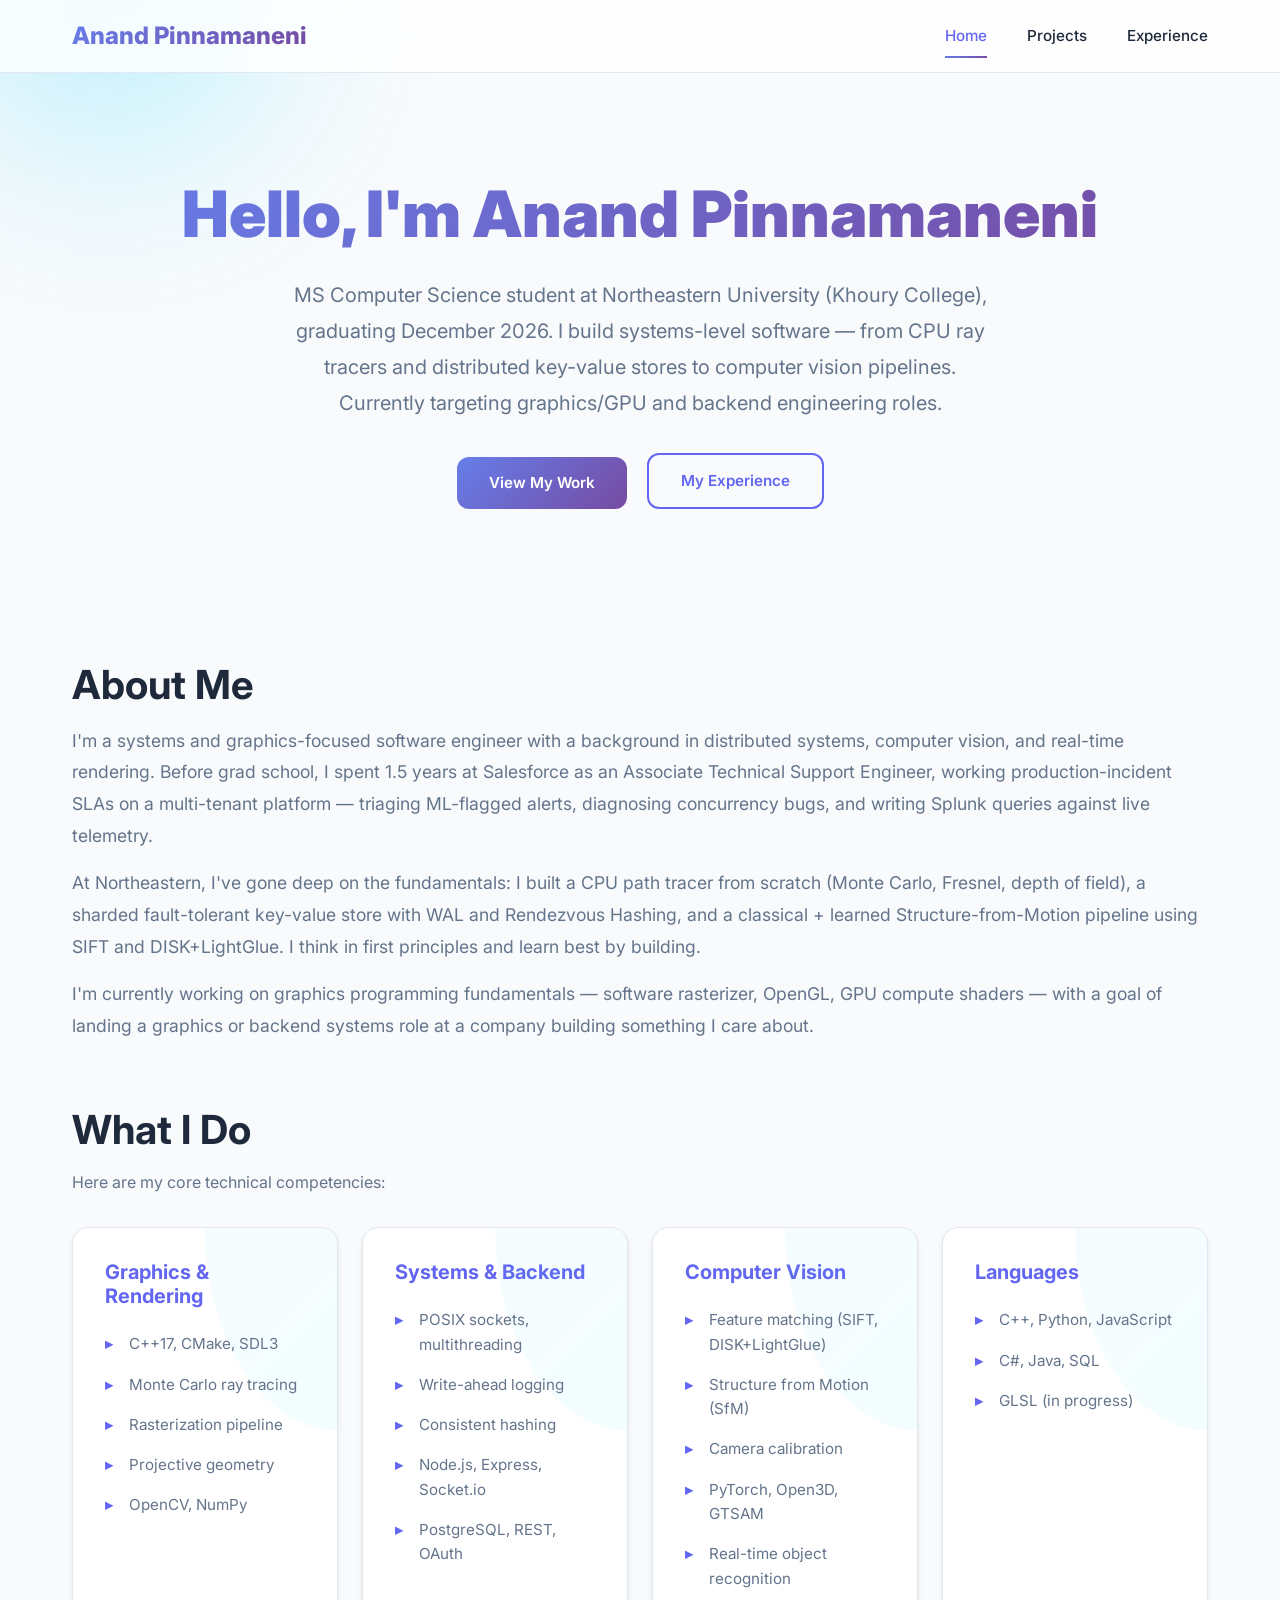
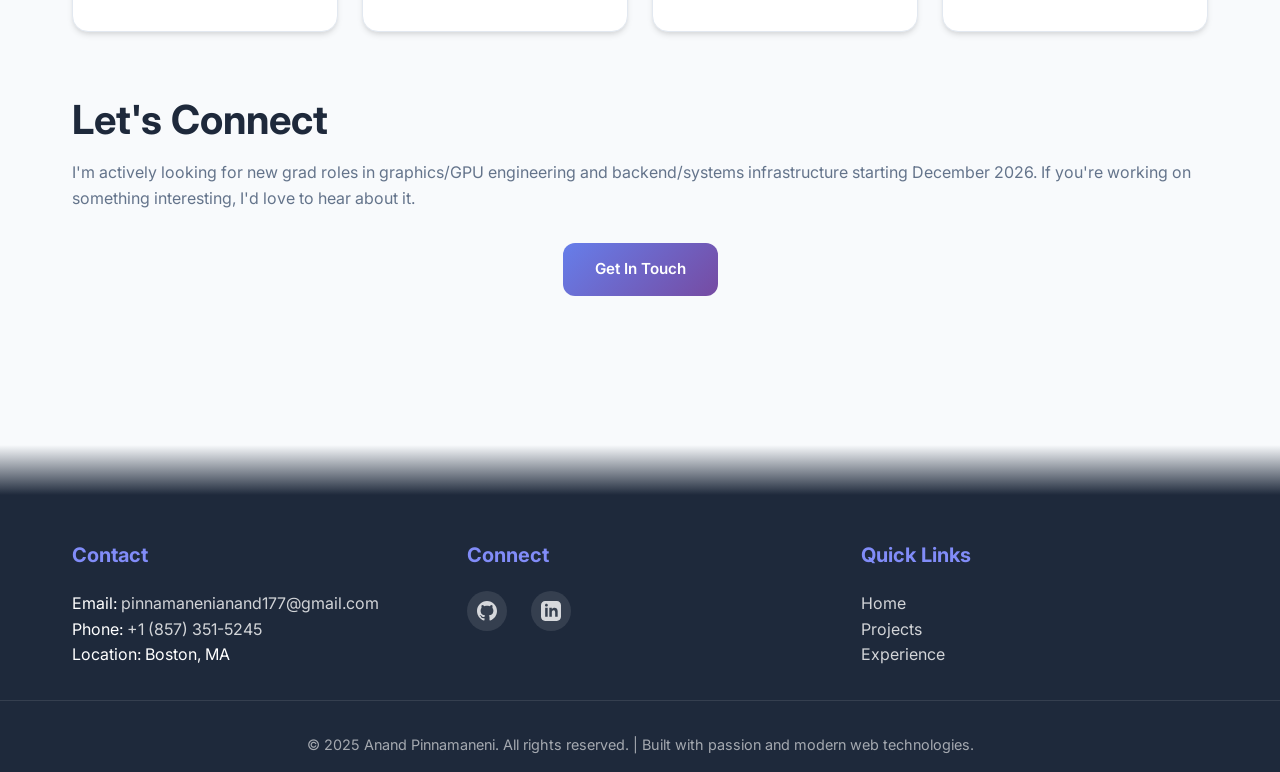
<file: index.html>
<!DOCTYPE html>
<html lang="en">
<head>
  <meta charset="UTF-8" />
  <meta name="viewport" content="width=device-width, initial-scale=1" />
  <title>Anand Pinnamaneni | Portfolio</title>
  <link rel="stylesheet" href="css/styles.css" />
  <link href="https://fonts.googleapis.com/css2?family=Inter:wght@400;500;600;700;800;900&display=swap" rel="stylesheet">
</head>
<body>
  <header>
    <div class="header-container">
      <a href="index.html" class="logo">Anand Pinnamaneni</a>
      <button class="menu-toggle" id="menu-toggle">☰</button>
      <nav id="nav-menu">
        <a href="index.html" class="active">Home</a>
        <a href="projects.html">Projects</a>
        <a href="experience.html">Experience</a>
      </nav>
    </div>
  </header>

  <main>
    <section class="hero">
      <h1>Hello, I'm Anand Pinnamaneni</h1>
      <p>MS Computer Science student at Northeastern University (Khoury College), graduating December 2026. I build systems-level software — from CPU ray tracers and distributed key-value stores to computer vision pipelines. Currently targeting graphics/GPU and backend engineering roles.</p>
      <div style="margin-top: 2rem;">
        <a href="projects.html" class="btn">View My Work</a>
        <a href="experience.html" class="btn btn-secondary" style="margin-left: 1rem;">My Experience</a>
      </div>
    </section>
    <section>
      <h2>About Me</h2>
      <p style="font-size: 1.1rem; line-height: 1.8; color: var(--text-light);">
        I'm a systems and graphics-focused software engineer with a background in distributed systems, computer vision, and real-time rendering. Before grad school, I spent 1.5 years at Salesforce as an Associate Technical Support Engineer, working production-incident SLAs on a multi-tenant platform — triaging ML-flagged alerts, diagnosing concurrency bugs, and writing Splunk queries against live telemetry.
      </p>
      <p style="font-size: 1.1rem; line-height: 1.8; color: var(--text-light); margin-top: 1rem;">
        At Northeastern, I've gone deep on the fundamentals: I built a CPU path tracer from scratch (Monte Carlo, Fresnel, depth of field), a sharded fault-tolerant key-value store with WAL and Rendezvous Hashing, and a classical + learned Structure-from-Motion pipeline using SIFT and DISK+LightGlue. I think in first principles and learn best by building.
      </p>
      <p style="font-size: 1.1rem; line-height: 1.8; color: var(--text-light); margin-top: 1rem;">
        I'm currently working on graphics programming fundamentals — software rasterizer, OpenGL, GPU compute shaders — with a goal of landing a graphics or backend systems role at a company building something I care about.
      </p>
    </section>

    <section>
      <h2>What I Do</h2>
      <p style="color: var(--text-light); margin-bottom: 2rem;">Here are my core technical competencies:</p>
      
      <div class="skills-grid">
        <div class="skill-category">
          <h4>Graphics &amp; Rendering</h4>
          <ul>
            <li>C++17, CMake, SDL3</li>
            <li>Monte Carlo ray tracing</li>
            <li>Rasterization pipeline</li>
            <li>Projective geometry</li>
            <li>OpenCV, NumPy</li>
          </ul>
        </div>        <div class="skill-category">
          <h4>Systems &amp; Backend</h4>
          <ul>
            <li>POSIX sockets, multithreading</li>
            <li>Write-ahead logging</li>
            <li>Consistent hashing</li>
            <li>Node.js, Express, Socket.io</li>
            <li>PostgreSQL, REST, OAuth</li>
          </ul>
        </div>
        <div class="skill-category">
          <h4>Computer Vision</h4>
          <ul>
            <li>Feature matching (SIFT, DISK+LightGlue)</li>
            <li>Structure from Motion (SfM)</li>
            <li>Camera calibration</li>
            <li>PyTorch, Open3D, GTSAM</li>
            <li>Real-time object recognition</li>
          </ul>
        </div>
        <div class="skill-category">
          <h4>Languages</h4>
          <ul>
            <li>C++, Python, JavaScript</li>
            <li>C#, Java, SQL</li>
            <li>GLSL (in progress)</li>
          </ul>
        </div>
      </div>
    </section>
    <section>
      <h2>Let's Connect</h2>
      <p style="color: var(--text-light); margin-bottom: 2rem;">
        I'm actively looking for new grad roles in graphics/GPU engineering and backend/systems infrastructure starting December 2026. If you're working on something interesting, I'd love to hear about it.
      </p>
      <div style="text-align: center;">
        <a href="mailto:pinnamanenianand177@gmail.com" class="btn">Get In Touch</a>
      </div>
    </section>
  </main>

  <footer>
    <div class="footer-content">
      <div class="footer-section">
        <h3>Contact</h3>
        <p>Email: <a href="mailto:pinnamanenianand177@gmail.com">pinnamanenianand177@gmail.com</a></p>
        <p>Phone: <a href="tel:+18573515245">+1 (857) 351-5245</a></p>
        <p>Location: Boston, MA</p>
      </div>
      <div class="footer-section">
        <h3>Connect</h3>
        <div class="social-links">
          <a href="https://github.com/Anand283" target="_blank" title="GitHub">
            <svg width="20" height="20" fill="currentColor" viewBox="0 0 24 24"><path d="M12 0c-6.626 0-12 5.373-12 12 0 5.302 3.438 9.8 8.207 11.387.599.111.793-.261.793-.577v-2.234c-3.338.726-4.033-1.416-4.033-1.416-.546-1.387-1.333-1.756-1.333-1.756-1.089-.745.083-.729.083-.729 1.205.084 1.839 1.237 1.839 1.237 1.07 1.834 2.807 1.304 3.492.997.107-.775.418-1.305.762-1.604-2.665-.305-5.467-1.334-5.467-5.931 0-1.311.469-2.381 1.236-3.221-.124-.303-.535-1.524.117-3.176 0 0 1.008-.322 3.301 1.23.957-.266 1.983-.399 3.003-.404 1.02.005 2.047.138 3.006.404 2.291-1.552 3.297-1.23 3.297-1.23.653 1.653.242 2.874.118 3.176.77.84 1.235 1.911 1.235 3.221 0 4.609-2.807 5.624-5.479 5.921.43.372.823 1.102.823 2.222v3.293c0 .319.192.694.801.576 4.765-1.589 8.199-6.086 8.199-11.386 0-6.627-5.373-12-12-12z"/></svg>
          </a>
          <a href="https://www.linkedin.com/in/anandp17/" target="_blank" title="LinkedIn">
            <svg width="20" height="20" fill="currentColor" viewBox="0 0 24 24"><path d="M19 0h-14c-2.761 0-5 2.239-5 5v14c0 2.761 2.239 5 5 5h14c2.762 0 5-2.239 5-5v-14c0-2.761-2.238-5-5-5zm-11 19h-3v-11h3v11zm-1.5-12.268c-.966 0-1.75-.79-1.75-1.764s.784-1.764 1.75-1.764 1.75.79 1.75 1.764-.783 1.764-1.75 1.764zm13.5 12.268h-3v-5.604c0-3.368-4-3.113-4 0v5.604h-3v-11h3v1.765c1.396-2.586 7-2.777 7 2.476v6.759z"/></svg>
          </a>
        </div>
      </div>
      <div class="footer-section">
        <h3>Quick Links</h3>
        <p><a href="index.html">Home</a></p>
        <p><a href="projects.html">Projects</a></p>
        <p><a href="experience.html">Experience</a></p>
      </div>
    </div>
    <div class="footer-bottom">
      <p>&copy; 2025 Anand Pinnamaneni. All rights reserved. | Built with passion and modern web technologies.</p>
    </div>
  </footer>

  <script src="javascripts/script.js"></script>
</body>
</html>
</file>
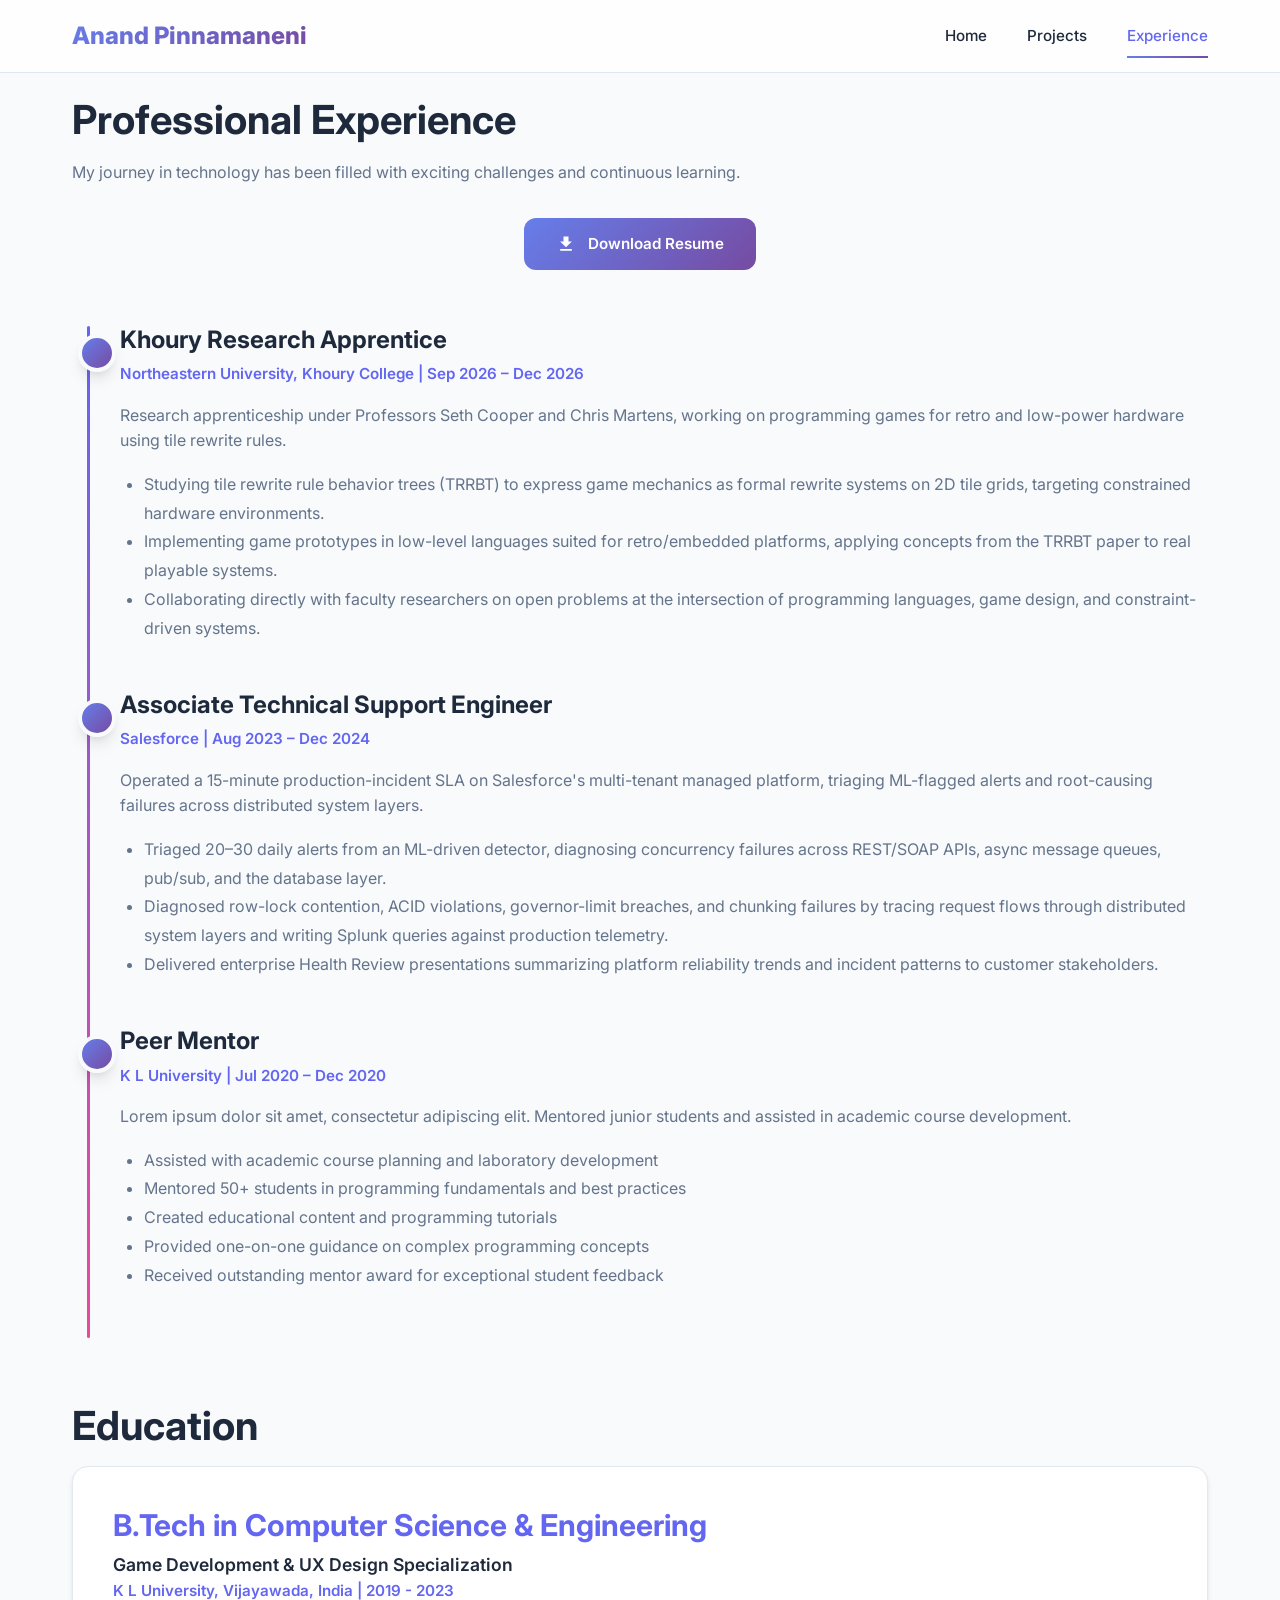
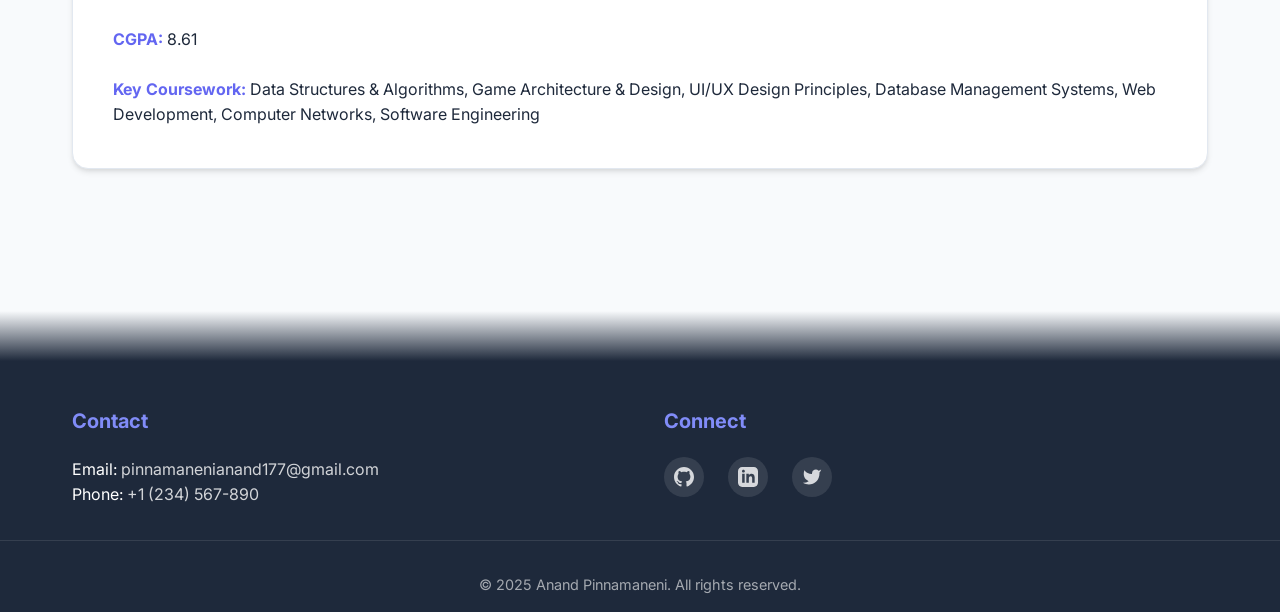
<file: experience.html>
<!DOCTYPE html>
<html lang="en">
<head>
  <meta charset="UTF-8" />
  <meta name="viewport" content="width=device-width, initial-scale=1" />
  <title>Experience | Anand Pinnamaneni</title>
  <link rel="stylesheet" href="css/styles.css" />
  <link href="https://fonts.googleapis.com/css2?family=Inter:wght@400;500;600;700;800;900&display=swap" rel="stylesheet">
</head>
<body>
  <header>
    <div class="header-container">
      <a href="index.html" class="logo">Anand Pinnamaneni</a>
      <button class="menu-toggle" id="menu-toggle">☰</button>
      <nav id="nav-menu">
        <a href="index.html">Home</a>
        <a href="projects.html">Projects</a>
        <a href="experience.html" class="active">Experience</a>
      </nav>
    </div>
  </header>

  <main>
    <section>
      <h2>Professional Experience</h2>
      <p style="color: var(--text-light); margin-bottom: 2rem;">My journey in technology has been filled with exciting challenges and continuous learning.</p>
      
      <div style="margin-bottom: 3rem; text-align: center;">
        <a href="resume/resume_Anand_Pinnamaneni_r2.pdf" download class="btn">
          <svg width="20" height="20" fill="currentColor" style="margin-right: 8px; vertical-align: middle;" viewBox="0 0 24 24">
            <path d="M19 9h-4V3H9v6H5l7 7 7-7zM5 18v2h14v-2H5z"/>
          </svg>
          Download Resume
        </a>
      </div>      
      <div class="experience-timeline">
        <div class="experience-item">
          <h3>Khoury Research Apprentice</h3>
          <p class="experience-date">Northeastern University, Khoury College | Sep 2026 – Dec 2026</p>
          <p style="color: var(--text-light); margin-bottom: 1rem;">
            Research apprenticeship under Professors Seth Cooper and Chris Martens, working on programming games for retro and low-power hardware using tile rewrite rules.
          </p>
          <ul style="margin-left: 1.5rem; color: var(--text-light); line-height: 1.8;">
            <li>Studying tile rewrite rule behavior trees (TRRBT) to express game mechanics as formal rewrite systems on 2D tile grids, targeting constrained hardware environments.</li>
            <li>Implementing game prototypes in low-level languages suited for retro/embedded platforms, applying concepts from the TRRBT paper to real playable systems.</li>
            <li>Collaborating directly with faculty researchers on open problems at the intersection of programming languages, game design, and constraint-driven systems.</li>
          </ul>
        </div>

        <div class="experience-item">
          <h3>Associate Technical Support Engineer</h3>
          <p class="experience-date">Salesforce | Aug 2023 – Dec 2024</p>
          <p style="color: var(--text-light); margin-bottom: 1rem;">
            Operated a 15-minute production-incident SLA on Salesforce's multi-tenant managed platform, triaging ML-flagged alerts and root-causing failures across distributed system layers.
          </p>
          <ul style="margin-left: 1.5rem; color: var(--text-light); line-height: 1.8;">
            <li>Triaged 20–30 daily alerts from an ML-driven detector, diagnosing concurrency failures across REST/SOAP APIs, async message queues, pub/sub, and the database layer.</li>
            <li>Diagnosed row-lock contention, ACID violations, governor-limit breaches, and chunking failures by tracing request flows through distributed system layers and writing Splunk queries against production telemetry.</li>
            <li>Delivered enterprise Health Review presentations summarizing platform reliability trends and incident patterns to customer stakeholders.</li>
          </ul>
        </div>

        <div class="experience-item">
          <h3>Peer Mentor</h3>
          <p class="experience-date">K L University | Jul 2020 – Dec 2020</p>
          <p style="color: var(--text-light); margin-bottom: 1rem;">
            Lorem ipsum dolor sit amet, consectetur adipiscing elit. Mentored junior students and assisted in academic course development.
          </p>
          <ul style="margin-left: 1.5rem; color: var(--text-light); line-height: 1.8;">
            <li>Assisted with academic course planning and laboratory development</li>
            <li>Mentored 50+ students in programming fundamentals and best practices</li>
            <li>Created educational content and programming tutorials</li>
            <li>Provided one-on-one guidance on complex programming concepts</li>
            <li>Received outstanding mentor award for exceptional student feedback</li>
          </ul>
        </div>
      </div>
    </section>

    <section>
      <h2>Education</h2>
      <div style="background: var(--card-bg); padding: 2.5rem; border-radius: 16px; box-shadow: var(--shadow); border: 1px solid var(--border-color);">
        <h3 style="color: var(--primary-color); margin-bottom: 0.5rem;">B.Tech in Computer Science & Engineering</h3>
        <p style="color: var(--text-color); font-weight: 600; font-size: 1.1rem;">Game Development & UX Design Specialization</p>
        <p class="experience-date">K L University, Vijayawada, India | 2019 - 2023</p>
        <div style="margin-top: 1.5rem; display: grid; grid-template-columns: repeat(auto-fit, minmax(200px, 1fr)); gap: 1rem;">
          <div>
            <strong style="color: var(--primary-color);">CGPA:</strong> 8.61
          </div>
        </div>        <p style="margin-top: 1.5rem;">
          <strong style="color: var(--primary-color);">Key Coursework:</strong> Data Structures & Algorithms, Game Architecture & Design, UI/UX Design Principles, Database Management Systems, Web Development, Computer Networks, Software Engineering
        </p>
      </div>
    </section>
  </main>
  <footer>
    <div class="footer-content">
      <div class="footer-section">
        <h3>Contact</h3>
        <p>Email: <a href="mailto:pinnamanenianand177@gmail.com">pinnamanenianand177@gmail.com</a></p>
        <p>Phone: <a href="tel:+1234567890">+1 (234) 567-890</a></p>
      </div>
      <div class="footer-section">
        <h3>Connect</h3>
        <div class="social-links">
          <a href="https://github.com" target="_blank" title="GitHub">
            <svg width="20" height="20" fill="currentColor" viewBox="0 0 24 24"><path d="M12 0c-6.626 0-12 5.373-12 12 0 5.302 3.438 9.8 8.207 11.387.599.111.793-.261.793-.577v-2.234c-3.338.726-4.033-1.416-4.033-1.416-.546-1.387-1.333-1.756-1.333-1.756-1.089-.745.083-.729.083-.729 1.205.084 1.839 1.237 1.839 1.237 1.07 1.834 2.807 1.304 3.492.997.107-.775.418-1.305.762-1.604-2.665-.305-5.467-1.334-5.467-5.931 0-1.311.469-2.381 1.236-3.221-.124-.303-.535-1.524.117-3.176 0 0 1.008-.322 3.301 1.23.957-.266 1.983-.399 3.003-.404 1.02.005 2.047.138 3.006.404 2.291-1.552 3.297-1.23 3.297-1.23.653 1.653.242 2.874.118 3.176.77.84 1.235 1.911 1.235 3.221 0 4.609-2.807 5.624-5.479 5.921.43.372.823 1.102.823 2.222v3.293c0 .319.192.694.801.576 4.765-1.589 8.199-6.086 8.199-11.386 0-6.627-5.373-12-12-12z"/></svg>
          </a>
          <a href="https://linkedin.com" target="_blank" title="LinkedIn">
            <svg width="20" height="20" fill="currentColor" viewBox="0 0 24 24"><path d="M19 0h-14c-2.761 0-5 2.239-5 5v14c0 2.761 2.239 5 5 5h14c2.762 0 5-2.239 5-5v-14c0-2.761-2.238-5-5-5zm-11 19h-3v-11h3v11zm-1.5-12.268c-.966 0-1.75-.79-1.75-1.764s.784-1.764 1.75-1.764 1.75.79 1.75 1.764-.783 1.764-1.75 1.764zm13.5 12.268h-3v-5.604c0-3.368-4-3.113-4 0v5.604h-3v-11h3v1.765c1.396-2.586 7-2.777 7 2.476v6.759z"/></svg>
          </a>
          <a href="https://twitter.com" target="_blank" title="Twitter">
            <svg width="20" height="20" fill="currentColor" viewBox="0 0 24 24"><path d="M23 3a10.9 10.9 0 01-3.14 1.53 4.48 4.48 0 00-7.86 3v1A10.66 10.66 0 013 4s-4 9 5 13a11.64 11.64 0 01-7 2c9 5 20 0 20-11.5a4.5 4.5 0 00-.08-.83A7.72 7.72 0 0023 3z"></path></svg>
          </a>
        </div>
      </div>
    </div>
    <div class="footer-bottom">
      <p>&copy; 2025 Anand Pinnamaneni. All rights reserved.</p>
    </div>
  </footer>

  <script src="javascripts/script.js"></script>
</body>
</html>
</file>
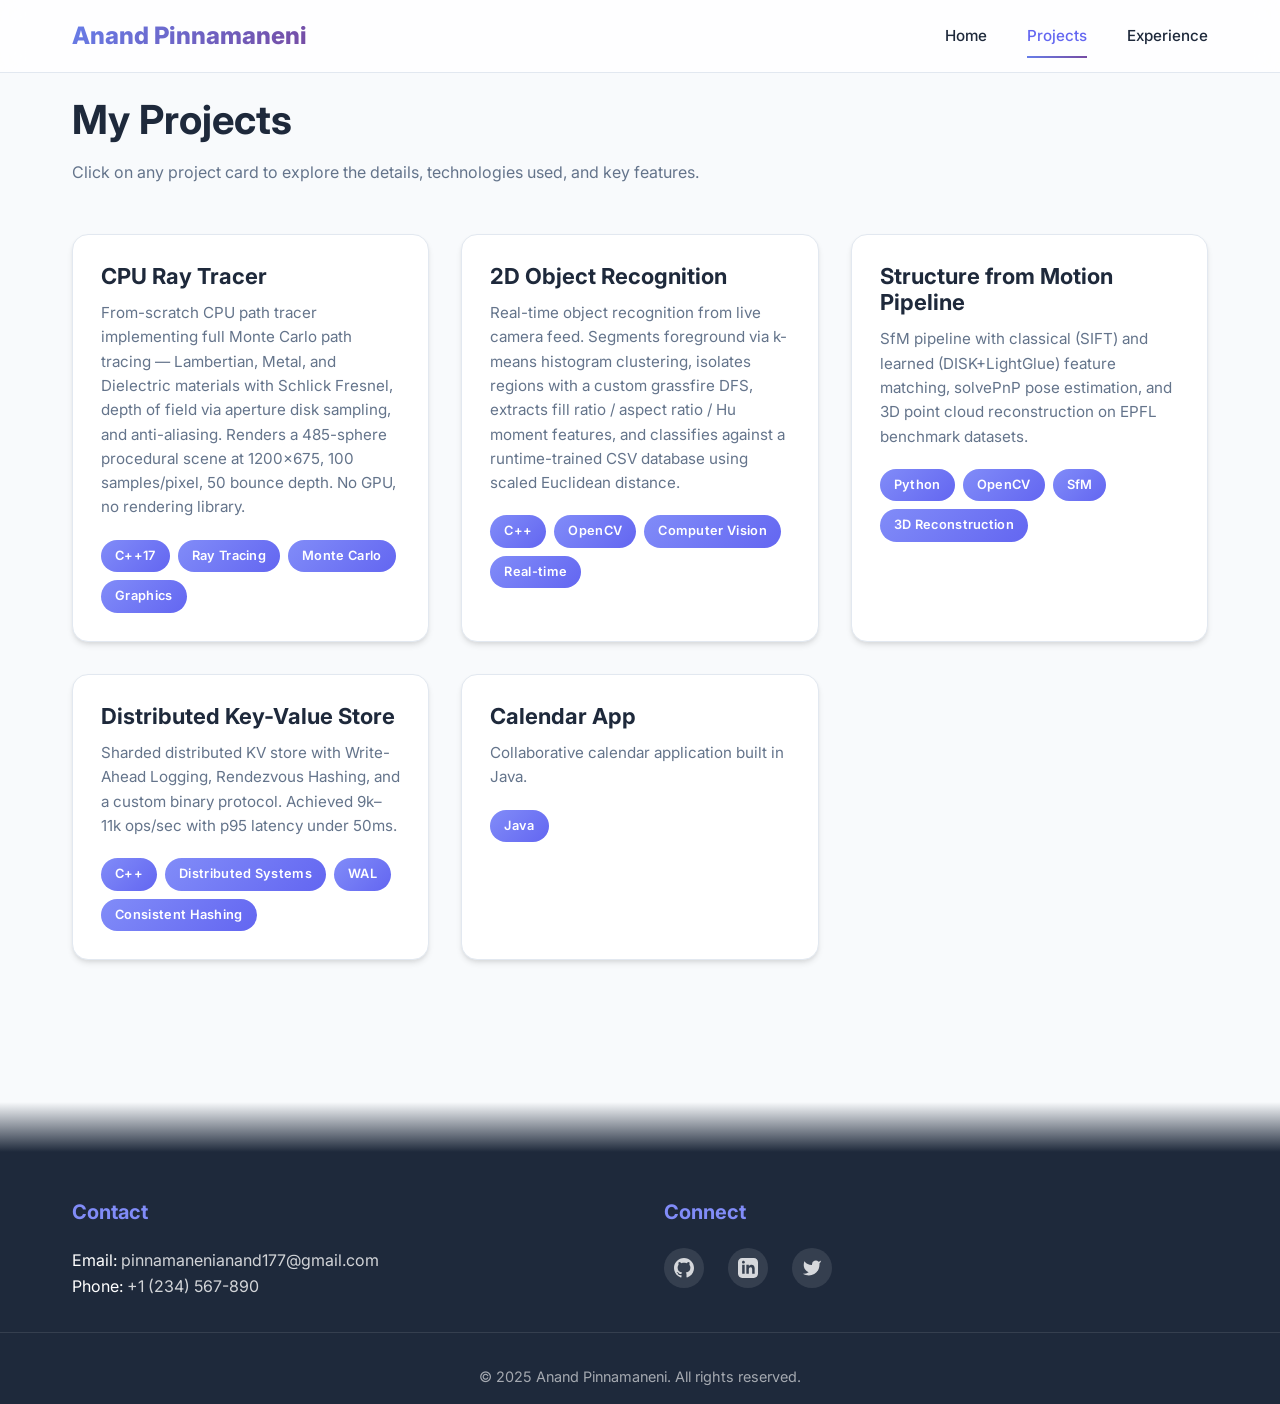
<file: projects.html>
<!DOCTYPE html>
<html lang="en">
<head>
  <meta charset="UTF-8" />
  <meta name="viewport" content="width=device-width, initial-scale=1" />
  <title>Projects | Anand Pinnamaneni</title>
  <link rel="stylesheet" href="css/styles.css" />
  <link href="https://fonts.googleapis.com/css2?family=Inter:wght@400;500;600;700;800;900&display=swap" rel="stylesheet">
</head>
<body>
  <header>
    <div class="header-container">
      <a href="index.html" class="logo">Anand Pinnamaneni</a>
      <button class="menu-toggle" id="menu-toggle">☰</button>
      <nav id="nav-menu">
        <a href="index.html">Home</a>
        <a href="projects.html" class="active">Projects</a>
        <a href="experience.html">Experience</a>
      </nav>
    </div>
  </header>

  <main>
    <section>
      <h2>My Projects</h2>
      <p style="color: var(--text-light); margin-bottom: 2rem;">Click on any project card to explore the details, technologies used, and key features.</p>
      
      <div class="card-container">
        <div class="project-card" onclick="openModal('modal1')">
          <div class="card-content">
            <h3>CPU Ray Tracer</h3>
            <p>From-scratch CPU path tracer implementing full Monte Carlo path tracing — Lambertian, Metal, and Dielectric materials with Schlick Fresnel, depth of field via aperture disk sampling, and anti-aliasing. Renders a 485-sphere procedural scene at 1200×675, 100 samples/pixel, 50 bounce depth. No GPU, no rendering library.</p>
            <div class="tech-stack">
              <span class="tech-tag">C++17</span>
              <span class="tech-tag">Ray Tracing</span>
              <span class="tech-tag">Monte Carlo</span>
              <span class="tech-tag">Graphics</span>
            </div>
          </div>
        </div>

        <div class="project-card" onclick="openModal('modal2')">
          <div class="card-content">
            <h3>2D Object Recognition</h3>
            <p>Real-time object recognition from live camera feed. Segments foreground via k-means histogram clustering, isolates regions with a custom grassfire DFS, extracts fill ratio / aspect ratio / Hu moment features, and classifies against a runtime-trained CSV database using scaled Euclidean distance.</p>
            <div class="tech-stack">
              <span class="tech-tag">C++</span>
              <span class="tech-tag">OpenCV</span>
              <span class="tech-tag">Computer Vision</span>
              <span class="tech-tag">Real-time</span>
            </div>
          </div>
        </div>

        <div class="project-card" onclick="openModal('modal3')">
          <div class="card-content">
            <h3>Structure from Motion Pipeline</h3>
            <p>SfM pipeline with classical (SIFT) and learned (DISK+LightGlue) feature matching, solvePnP pose estimation, and 3D point cloud reconstruction on EPFL benchmark datasets.</p>
            <div class="tech-stack">
              <span class="tech-tag">Python</span>
              <span class="tech-tag">OpenCV</span>
              <span class="tech-tag">SfM</span>
              <span class="tech-tag">3D Reconstruction</span>
            </div>
          </div>
        </div>

        <div class="project-card" onclick="openModal('modal4')">
          <div class="card-content">
            <h3>Distributed Key-Value Store</h3>
            <p>Sharded distributed KV store with Write-Ahead Logging, Rendezvous Hashing, and a custom binary protocol. Achieved 9k–11k ops/sec with p95 latency under 50ms.</p>
            <div class="tech-stack">
              <span class="tech-tag">C++</span>
              <span class="tech-tag">Distributed Systems</span>
              <span class="tech-tag">WAL</span>
              <span class="tech-tag">Consistent Hashing</span>
            </div>
          </div>
        </div>

        <div class="project-card" onclick="openModal('modal5')">
          <div class="card-content">
            <h3>Calendar App</h3>
            <p>Collaborative calendar application built in Java.</p>
            <div class="tech-stack">
              <span class="tech-tag">Java</span>
            </div>
          </div>
        </div>
      </div>
    </section>
  </main>
  <!-- Modals -->
  <div id="modal1" class="modal">
    <div class="modal-content">
      <span class="close" onclick="closeModal('modal1')">&times;</span>
      <div class="modal-body">
        <h2>CPU Ray Tracer</h2>
        <p>From-scratch CPU path tracer implementing full Monte Carlo path tracing — Lambertian, Metal, and Dielectric materials with Schlick Fresnel, depth of field via aperture disk sampling, and anti-aliasing. Renders a 485-sphere procedural scene at 1200×675, 100 samples/pixel, 50 bounce depth. No GPU, no rendering library.</p>
        <h3>Technologies Used</h3>
        <div class="tech-stack">
          <span class="tech-tag">C++17</span>
          <span class="tech-tag">Ray Tracing</span>
          <span class="tech-tag">Monte Carlo</span>
          <span class="tech-tag">Graphics</span>
        </div>
        <div style="margin-top: 2rem;">
          <a href="https://github.com/Anand283/rayTracer" target="_blank" class="btn">View on GitHub</a>
        </div>
      </div>
    </div>
  </div>

  <div id="modal2" class="modal">
    <div class="modal-content">
      <span class="close" onclick="closeModal('modal2')">&times;</span>
      <div class="modal-body">
        <h2>2D Object Recognition</h2>
        <p>Real-time object recognition from live camera feed. Segments foreground via k-means histogram clustering, isolates regions with a custom grassfire DFS, extracts fill ratio / aspect ratio / Hu moment features, and classifies against a runtime-trained CSV database using scaled Euclidean distance.</p>
        <h3>Technologies Used</h3>
        <div class="tech-stack">
          <span class="tech-tag">C++</span>
          <span class="tech-tag">OpenCV</span>
          <span class="tech-tag">Computer Vision</span>
          <span class="tech-tag">Real-time</span>
        </div>
        <div style="margin-top: 2rem;">
          <a href="https://github.com/Anand283/2D-Object_Recognition" target="_blank" class="btn">View on GitHub</a>
        </div>
      </div>
    </div>
  </div>

  <div id="modal3" class="modal">
    <div class="modal-content">
      <span class="close" onclick="closeModal('modal3')">&times;</span>
      <div class="modal-body">
        <h2>Structure from Motion Pipeline</h2>
        <p>SfM pipeline with classical (SIFT) and learned (DISK+LightGlue) feature matching, solvePnP pose estimation, and 3D point cloud reconstruction on EPFL benchmark datasets.</p>
        <h3>Technologies Used</h3>
        <div class="tech-stack">
          <span class="tech-tag">Python</span>
          <span class="tech-tag">OpenCV</span>
          <span class="tech-tag">SfM</span>
          <span class="tech-tag">3D Reconstruction</span>
        </div>
        <div style="margin-top: 2rem;">
          <a href="https://github.com/Anand283/Computer_Vision_P5" target="_blank" class="btn">View on GitHub</a>
        </div>
      </div>
    </div>
  </div>

  <div id="modal4" class="modal">
    <div class="modal-content">
      <span class="close" onclick="closeModal('modal4')">&times;</span>
      <div class="modal-body">
        <h2>Distributed Key-Value Store</h2>
        <p>Sharded distributed KV store with Write-Ahead Logging, Rendezvous Hashing, and a custom binary protocol. Achieved 9k–11k ops/sec with p95 latency under 50ms.</p>
        <h3>Technologies Used</h3>
        <div class="tech-stack">
          <span class="tech-tag">C++</span>
          <span class="tech-tag">Distributed Systems</span>
          <span class="tech-tag">WAL</span>
          <span class="tech-tag">Consistent Hashing</span>
        </div>
        <div style="margin-top: 2rem;">
          <a href="https://github.com/jtpwang/distributed-kv-store" target="_blank" class="btn">View on GitHub</a>
        </div>
      </div>
    </div>
  </div>

  <div id="modal5" class="modal">
    <div class="modal-content">
      <span class="close" onclick="closeModal('modal5')">&times;</span>
      <div class="modal-body">
        <h2>Calendar App</h2>
        <p>Collaborative calendar application built in Java.</p>
        <h3>Technologies Used</h3>
        <div class="tech-stack">
          <span class="tech-tag">Java</span>
        </div>
        <div style="margin-top: 2rem;">
          <a href="https://github.com/hauha46/Calendar" target="_blank" class="btn">View on GitHub</a>
        </div>
      </div>
    </div>
  </div>
  <footer>
    <div class="footer-content">
      <div class="footer-section">
        <h3>Contact</h3>
        <p>Email: <a href="mailto:pinnamanenianand177@gmail.com">pinnamanenianand177@gmail.com</a></p>
        <p>Phone: <a href="tel:+1234567890">+1 (234) 567-890</a></p>
      </div>
      <div class="footer-section">
        <h3>Connect</h3>
        <div class="social-links">
          <a href="https://github.com" target="_blank" title="GitHub">
            <svg width="20" height="20" fill="currentColor" viewBox="0 0 24 24"><path d="M12 0c-6.626 0-12 5.373-12 12 0 5.302 3.438 9.8 8.207 11.387.599.111.793-.261.793-.577v-2.234c-3.338.726-4.033-1.416-4.033-1.416-.546-1.387-1.333-1.756-1.333-1.756-1.089-.745.083-.729.083-.729 1.205.084 1.839 1.237 1.839 1.237 1.07 1.834 2.807 1.304 3.492.997.107-.775.418-1.305.762-1.604-2.665-.305-5.467-1.334-5.467-5.931 0-1.311.469-2.381 1.236-3.221-.124-.303-.535-1.524.117-3.176 0 0 1.008-.322 3.301 1.23.957-.266 1.983-.399 3.003-.404 1.02.005 2.047.138 3.006.404 2.291-1.552 3.297-1.23 3.297-1.23.653 1.653.242 2.874.118 3.176.77.84 1.235 1.911 1.235 3.221 0 4.609-2.807 5.624-5.479 5.921.43.372.823 1.102.823 2.222v3.293c0 .319.192.694.801.576 4.765-1.589 8.199-6.086 8.199-11.386 0-6.627-5.373-12-12-12z"/></svg>
          </a>
          <a href="https://linkedin.com" target="_blank" title="LinkedIn">
            <svg width="20" height="20" fill="currentColor" viewBox="0 0 24 24"><path d="M19 0h-14c-2.761 0-5 2.239-5 5v14c0 2.761 2.239 5 5 5h14c2.762 0 5-2.239 5-5v-14c0-2.761-2.238-5-5-5zm-11 19h-3v-11h3v11zm-1.5-12.268c-.966 0-1.75-.79-1.75-1.764s.784-1.764 1.75-1.764 1.75.79 1.75 1.764-.783 1.764-1.75 1.764zm13.5 12.268h-3v-5.604c0-3.368-4-3.113-4 0v5.604h-3v-11h3v1.765c1.396-2.586 7-2.777 7 2.476v6.759z"/></svg>
          </a>
          <a href="https://twitter.com" target="_blank" title="Twitter">
            <svg width="20" height="20" fill="currentColor" viewBox="0 0 24 24"><path d="M23 3a10.9 10.9 0 01-3.14 1.53 4.48 4.48 0 00-7.86 3v1A10.66 10.66 0 013 4s-4 9 5 13a11.64 11.64 0 01-7 2c9 5 20 0 20-11.5a4.5 4.5 0 00-.08-.83A7.72 7.72 0 0023 3z"></path></svg>
          </a>
        </div>
      </div>
    </div>
    <div class="footer-bottom">
      <p>&copy; 2025 Anand Pinnamaneni. All rights reserved.</p>
    </div>
  </footer>

  <script src="javascripts/script.js"></script>
</body>
</html>
</file>
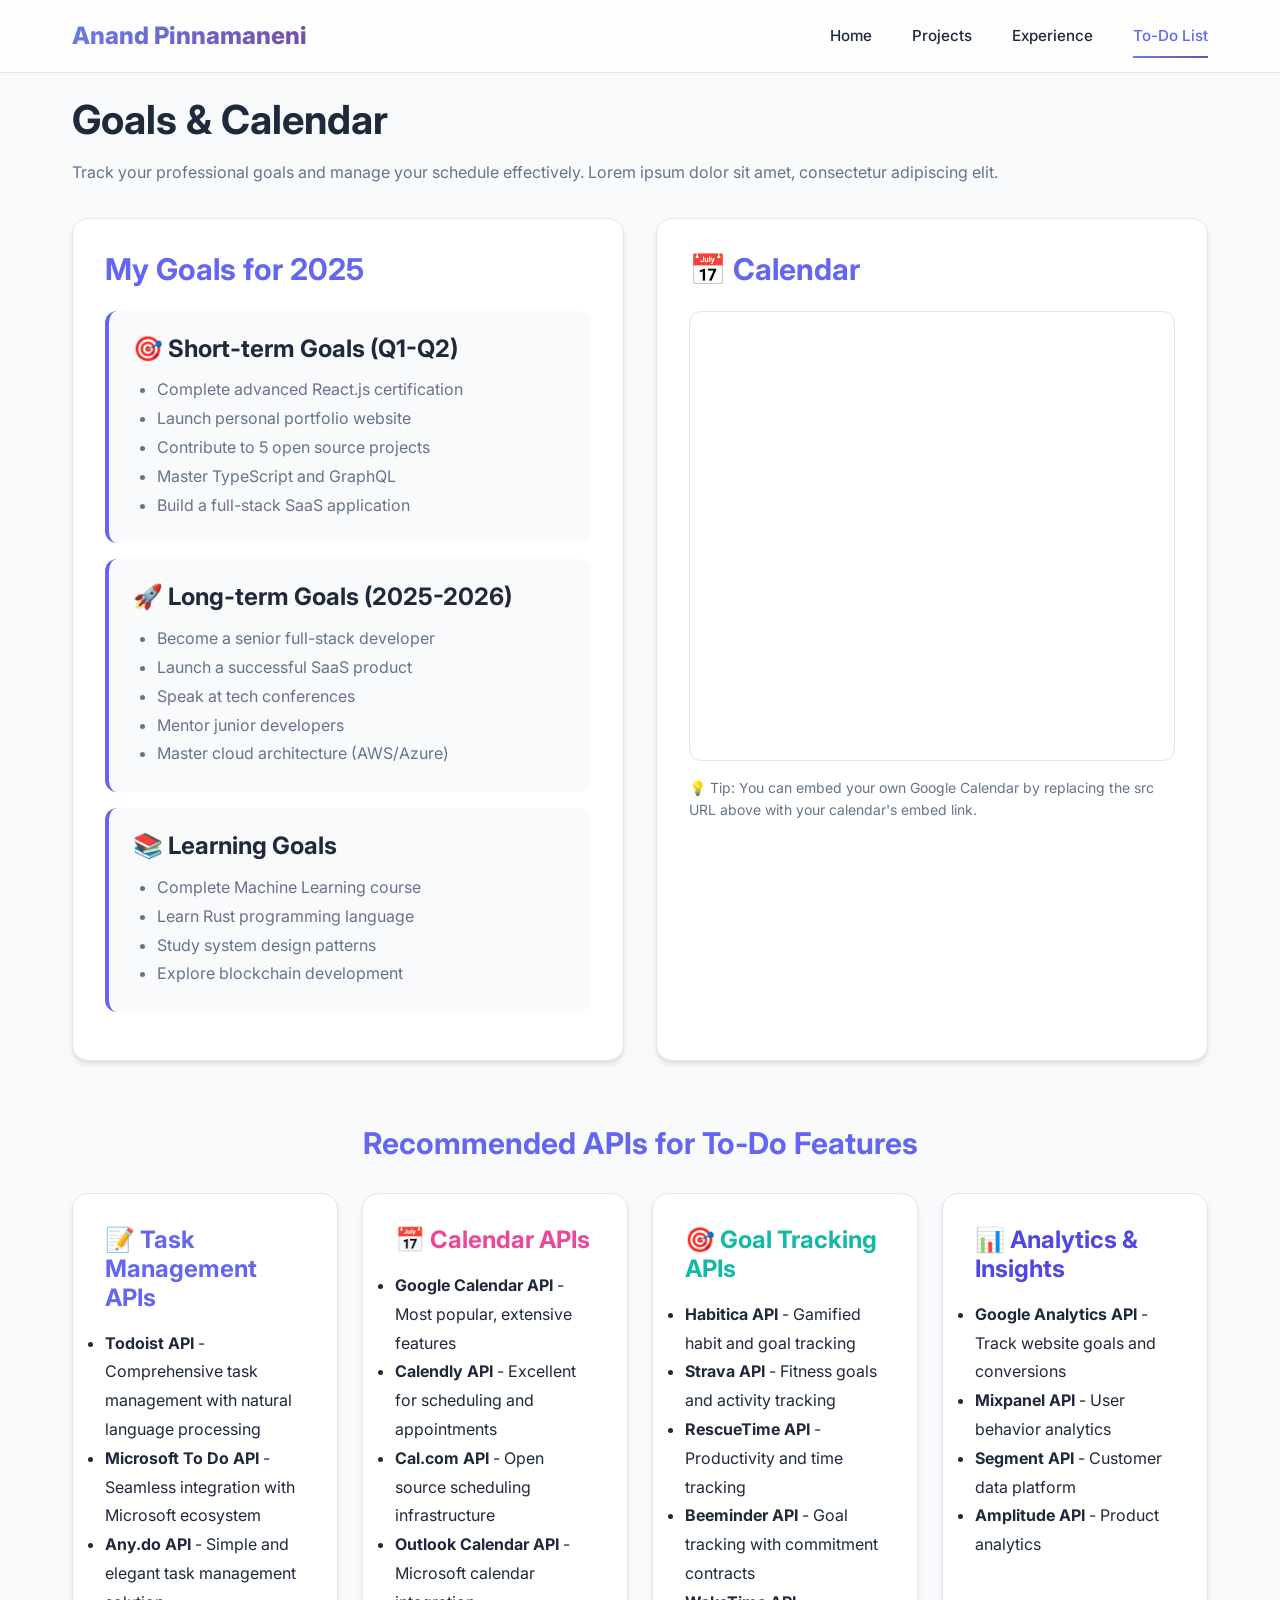
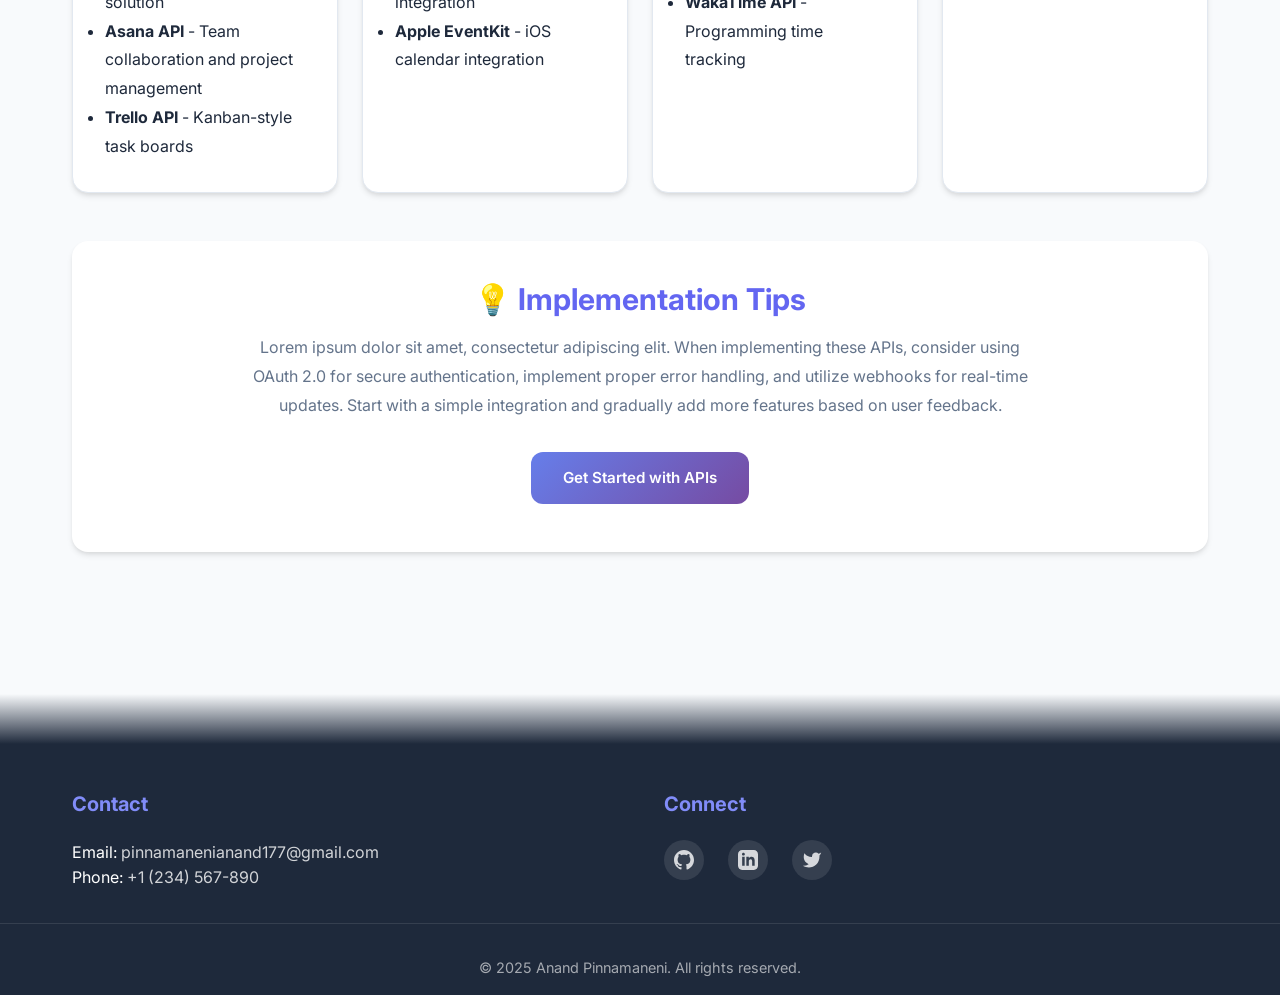
<file: todo.html>
<!DOCTYPE html>
<html lang="en">
<head>
  <meta charset="UTF-8" />
  <meta name="viewport" content="width=device-width, initial-scale=1" />
  <title>To-Do List | Anand Pinnamaneni</title>
  <link rel="stylesheet" href="css/styles.css" />
  <link href="https://fonts.googleapis.com/css2?family=Inter:wght@400;500;600;700;800;900&display=swap" rel="stylesheet">
  <style>
    .todo-container {
      display: grid;
      grid-template-columns: 1fr 1fr;
      gap: 2rem;
      margin-top: 2rem;
    }
    
    .todo-section {
      background: var(--card-bg);
      padding: 2rem;
      border-radius: 16px;
      box-shadow: var(--shadow);
      border: 1px solid var(--border-color);
    }
    
    .goal-item {
      padding: 1.5rem;
      margin: 1rem 0;
      background: var(--bg-color);
      border-radius: 12px;
      border-left: 4px solid var(--primary-color);
      transition: all 0.3s ease;
    }
    
    .goal-item:hover {
      transform: translateX(5px);
      box-shadow: var(--shadow);
    }    
    .calendar-widget {
      height: 450px;
      border: 1px solid var(--border-color);
      border-radius: 12px;
      overflow: hidden;
    }
    
    .api-card {
      background: var(--card-bg);
      padding: 2rem;
      border-radius: 16px;
      box-shadow: var(--shadow);
      border: 1px solid var(--border-color);
      transition: all 0.3s ease;
    }
    
    .api-card:hover {
      transform: translateY(-5px);
      box-shadow: var(--shadow-lg);
      border-color: var(--primary-light);
    }
    
    @media (max-width: 768px) {
      .todo-container {
        grid-template-columns: 1fr;
      }
    }
  </style>
</head>
<body>
  <header>
    <div class="header-container">
      <a href="index.html" class="logo">Anand Pinnamaneni</a>
      <button class="menu-toggle" id="menu-toggle">☰</button>
      <nav id="nav-menu">
        <a href="index.html">Home</a>
        <a href="projects.html">Projects</a>
        <a href="experience.html">Experience</a>
        <a href="todo.html" class="active">To-Do List</a>
      </nav>
    </div>
  </header>
  <main>
    <section>
      <h2>Goals & Calendar</h2>
      <p style="color: var(--text-light); margin-bottom: 2rem;">Track your professional goals and manage your schedule effectively. Lorem ipsum dolor sit amet, consectetur adipiscing elit.</p>
      
      <div class="todo-container">
        <div class="todo-section">
          <h3 style="color: var(--primary-color); margin-bottom: 1.5rem;">My Goals for 2025</h3>
          <div id="goals-list">
            <div class="goal-item">
              <h4 style="color: var(--text-color); margin-bottom: 0.75rem;">🎯 Short-term Goals (Q1-Q2)</h4>
              <ul style="margin-left: 1.5rem; margin-top: 0.5rem; color: var(--text-light); line-height: 1.8;">
                <li>Complete advanced React.js certification</li>
                <li>Launch personal portfolio website</li>
                <li>Contribute to 5 open source projects</li>
                <li>Master TypeScript and GraphQL</li>
                <li>Build a full-stack SaaS application</li>
              </ul>
            </div>
            <div class="goal-item">
              <h4 style="color: var(--text-color); margin-bottom: 0.75rem;">🚀 Long-term Goals (2025-2026)</h4>
              <ul style="margin-left: 1.5rem; margin-top: 0.5rem; color: var(--text-light); line-height: 1.8;">
                <li>Become a senior full-stack developer</li>
                <li>Launch a successful SaaS product</li>
                <li>Speak at tech conferences</li>
                <li>Mentor junior developers</li>
                <li>Master cloud architecture (AWS/Azure)</li>
              </ul>
            </div>
            <div class="goal-item">
              <h4 style="color: var(--text-color); margin-bottom: 0.75rem;">📚 Learning Goals</h4>
              <ul style="margin-left: 1.5rem; margin-top: 0.5rem; color: var(--text-light); line-height: 1.8;">
                <li>Complete Machine Learning course</li>
                <li>Learn Rust programming language</li>
                <li>Study system design patterns</li>
                <li>Explore blockchain development</li>
              </ul>
            </div>
          </div>
        </div>        
        <div class="todo-section">
          <h3 style="color: var(--primary-color); margin-bottom: 1.5rem;">📅 Calendar</h3>
          <div class="calendar-widget">
            <iframe 
              src="https://calendar.google.com/calendar/embed?src=en.usa%23holiday%40group.v.calendar.google.com&ctz=America%2FNew_York" 
              style="border: 0" 
              width="100%" 
              height="100%" 
              frameborder="0" 
              scrolling="no">
            </iframe>
          </div>
          <p style="margin-top: 1rem; font-size: 0.875rem; color: var(--text-light);">
            💡 Tip: You can embed your own Google Calendar by replacing the src URL above with your calendar's embed link.
          </p>
        </div>
      </div>
      
      <div style="margin-top: 4rem;">
        <h3 style="color: var(--primary-color); margin-bottom: 2rem; text-align: center;">Recommended APIs for To-Do Features</h3>
        <div class="skills-grid">
          <div class="api-card">
            <h4 style="color: var(--primary-color);">📝 Task Management APIs</h4>
            <ul style="margin-top: 1rem; line-height: 1.8;">
              <li><strong>Todoist API</strong> - Comprehensive task management with natural language processing</li>
              <li><strong>Microsoft To Do API</strong> - Seamless integration with Microsoft ecosystem</li>
              <li><strong>Any.do API</strong> - Simple and elegant task management solution</li>
              <li><strong>Asana API</strong> - Team collaboration and project management</li>
              <li><strong>Trello API</strong> - Kanban-style task boards</li>
            </ul>
          </div>          <div class="api-card">
            <h4 style="color: var(--secondary-color);">📅 Calendar APIs</h4>
            <ul style="margin-top: 1rem; line-height: 1.8;">
              <li><strong>Google Calendar API</strong> - Most popular, extensive features</li>
              <li><strong>Calendly API</strong> - Excellent for scheduling and appointments</li>
              <li><strong>Cal.com API</strong> - Open source scheduling infrastructure</li>
              <li><strong>Outlook Calendar API</strong> - Microsoft calendar integration</li>
              <li><strong>Apple EventKit</strong> - iOS calendar integration</li>
            </ul>
          </div>
          <div class="api-card">
            <h4 style="color: var(--accent-color);">🎯 Goal Tracking APIs</h4>
            <ul style="margin-top: 1rem; line-height: 1.8;">
              <li><strong>Habitica API</strong> - Gamified habit and goal tracking</li>
              <li><strong>Strava API</strong> - Fitness goals and activity tracking</li>
              <li><strong>RescueTime API</strong> - Productivity and time tracking</li>
              <li><strong>Beeminder API</strong> - Goal tracking with commitment contracts</li>
              <li><strong>WakaTime API</strong> - Programming time tracking</li>
            </ul>
          </div>
          <div class="api-card">
            <h4 style="color: var(--primary-dark);">📊 Analytics & Insights</h4>
            <ul style="margin-top: 1rem; line-height: 1.8;">
              <li><strong>Google Analytics API</strong> - Track website goals and conversions</li>
              <li><strong>Mixpanel API</strong> - User behavior analytics</li>
              <li><strong>Segment API</strong> - Customer data platform</li>
              <li><strong>Amplitude API</strong> - Product analytics</li>
            </ul>
          </div>
        </div>
      </div>      
      <div style="margin-top: 3rem; background: var(--card-bg); padding: 2.5rem; border-radius: 16px; box-shadow: var(--shadow); text-align: center;">
        <h3 style="color: var(--primary-color); margin-bottom: 1rem;">💡 Implementation Tips</h3>
        <p style="color: var(--text-light); line-height: 1.8; max-width: 800px; margin: 0 auto;">
          Lorem ipsum dolor sit amet, consectetur adipiscing elit. When implementing these APIs, consider using OAuth 2.0 for secure authentication, implement proper error handling, and utilize webhooks for real-time updates. Start with a simple integration and gradually add more features based on user feedback.
        </p>
        <div style="margin-top: 2rem;">
          <a href="#" class="btn">Get Started with APIs</a>
        </div>
      </div>
    </section>
  </main>

  <footer>
    <div class="footer-content">
      <div class="footer-section">
        <h3>Contact</h3>
        <p>Email: <a href="mailto:pinnamanenianand177@gmail.com">pinnamanenianand177@gmail.com</a></p>
        <p>Phone: <a href="tel:+1234567890">+1 (234) 567-890</a></p>
      </div>
      <div class="footer-section">
        <h3>Connect</h3>
        <div class="social-links">
          <a href="https://github.com" target="_blank" title="GitHub">
            <svg width="20" height="20" fill="currentColor" viewBox="0 0 24 24"><path d="M12 0c-6.626 0-12 5.373-12 12 0 5.302 3.438 9.8 8.207 11.387.599.111.793-.261.793-.577v-2.234c-3.338.726-4.033-1.416-4.033-1.416-.546-1.387-1.333-1.756-1.333-1.756-1.089-.745.083-.729.083-.729 1.205.084 1.839 1.237 1.839 1.237 1.07 1.834 2.807 1.304 3.492.997.107-.775.418-1.305.762-1.604-2.665-.305-5.467-1.334-5.467-5.931 0-1.311.469-2.381 1.236-3.221-.124-.303-.535-1.524.117-3.176 0 0 1.008-.322 3.301 1.23.957-.266 1.983-.399 3.003-.404 1.02.005 2.047.138 3.006.404 2.291-1.552 3.297-1.23 3.297-1.23.653 1.653.242 2.874.118 3.176.77.84 1.235 1.911 1.235 3.221 0 4.609-2.807 5.624-5.479 5.921.43.372.823 1.102.823 2.222v3.293c0 .319.192.694.801.576 4.765-1.589 8.199-6.086 8.199-11.386 0-6.627-5.373-12-12-12z"/></svg>
          </a>
          <a href="https://linkedin.com" target="_blank" title="LinkedIn">
            <svg width="20" height="20" fill="currentColor" viewBox="0 0 24 24"><path d="M19 0h-14c-2.761 0-5 2.239-5 5v14c0 2.761 2.239 5 5 5h14c2.762 0 5-2.239 5-5v-14c0-2.761-2.238-5-5-5zm-11 19h-3v-11h3v11zm-1.5-12.268c-.966 0-1.75-.79-1.75-1.764s.784-1.764 1.75-1.764 1.75.79 1.75 1.764-.783 1.764-1.75 1.764zm13.5 12.268h-3v-5.604c0-3.368-4-3.113-4 0v5.604h-3v-11h3v1.765c1.396-2.586 7-2.777 7 2.476v6.759z"/></svg>
          </a>
          <a href="https://twitter.com" target="_blank" title="Twitter">
            <svg width="20" height="20" fill="currentColor" viewBox="0 0 24 24"><path d="M23 3a10.9 10.9 0 01-3.14 1.53 4.48 4.48 0 00-7.86 3v1A10.66 10.66 0 013 4s-4 9 5 13a11.64 11.64 0 01-7 2c9 5 20 0 20-11.5a4.5 4.5 0 00-.08-.83A7.72 7.72 0 0023 3z"></path></svg>
          </a>
        </div>
      </div>
    </div>
    <div class="footer-bottom">
      <p>&copy; 2025 Anand Pinnamaneni. All rights reserved.</p>
    </div>
  </footer>

  <script src="javascripts/script.js"></script>
</body>
</html>
</file>
<file: css/styles.css>
/* Modern Portfolio CSS - Enhanced Design */

/* CSS Variables for Modern Theme */
:root {
  --primary-color: #6366f1;
  --primary-dark: #4f46e5;
  --primary-light: #818cf8;
  --secondary-color: #ec4899;
  --accent-color: #14b8a6;
  --text-color: #1e293b;
  --text-light: #64748b;
  --text-muted: #94a3b8;
  --bg-color: #f8fafc;
  --card-bg: #ffffff;
  --card-hover: #f1f5f9;
  --border-color: #e2e8f0;
  --shadow-sm: 0 1px 2px 0 rgba(0, 0, 0, 0.05);
  --shadow: 0 4px 6px -1px rgba(0, 0, 0, 0.1), 0 2px 4px -1px rgba(0, 0, 0, 0.06);
  --shadow-md: 0 10px 15px -3px rgba(0, 0, 0, 0.1), 0 4px 6px -2px rgba(0, 0, 0, 0.05);
  --shadow-lg: 0 20px 25px -5px rgba(0, 0, 0, 0.1), 0 10px 10px -5px rgba(0, 0, 0, 0.04);
  --shadow-xl: 0 25px 50px -12px rgba(0, 0, 0, 0.25);
  --gradient-primary: linear-gradient(135deg, #667eea 0%, #764ba2 100%);
  --gradient-secondary: linear-gradient(135deg, #f093fb 0%, #f5576c 100%);
  --gradient-accent: linear-gradient(135deg, #4facfe 0%, #00f2fe 100%);
}

/* Global Reset and Base */
* {
  box-sizing: border-box;
  margin: 0;
  padding: 0;
}

html {
  scroll-behavior: smooth;
}

body {
  font-family: 'Inter', -apple-system, BlinkMacSystemFont, 'Segoe UI', Roboto, sans-serif;
  line-height: 1.6;
  background-color: var(--bg-color);
  color: var(--text-color);
  min-height: 100vh;
  font-size: 16px;
  -webkit-font-smoothing: antialiased;
  -moz-osx-font-smoothing: grayscale;
}

/* Typography */
h1, h2, h3, h4, h5, h6 {
  font-weight: 700;
  line-height: 1.2;
  margin-bottom: 1rem;
}

h1 { font-size: 3.5rem; }
h2 { font-size: 2.5rem; }
h3 { font-size: 1.875rem; }
h4 { font-size: 1.5rem; }
h5 { font-size: 1.25rem; }
h6 { font-size: 1rem; }

/* Modern Header with Glassmorphism */
header {
  position: fixed;
  top: 0;
  width: 100%;
  backdrop-filter: blur(12px);
  background: rgba(255, 255, 255, 0.8);
  border-bottom: 1px solid var(--border-color);
  z-index: 1000;
  transition: all 0.3s ease;
}

header.scrolled {
  box-shadow: var(--shadow-md);
}
.header-container {
  max-width: 1200px;
  margin: 0 auto;
  padding: 1rem 2rem;
  display: flex;
  justify-content: space-between;
  align-items: center;
}

.logo {
  font-size: 1.5rem;
  font-weight: 800;
  text-decoration: none;
  background: var(--gradient-primary);
  -webkit-background-clip: text;
  -webkit-text-fill-color: transparent;
  background-clip: text;
  transition: all 0.3s ease;
}

.logo:hover {
  transform: translateX(5px);
}

nav {
  display: flex;
  gap: 2.5rem;
  align-items: center;
}

nav a {
  color: var(--text-color);
  text-decoration: none;
  font-weight: 500;
  position: relative;
  transition: all 0.3s ease;
  padding: 0.5rem 0;
  font-size: 0.95rem;
}
nav a::after {
  content: '';
  position: absolute;
  bottom: -2px;
  left: 0;
  width: 0;
  height: 2px;
  background: var(--gradient-primary);
  transition: width 0.3s ease;
}

nav a:hover {
  color: var(--primary-color);
}

nav a:hover::after,
nav a.active::after {
  width: 100%;
}

nav a.active {
  color: var(--primary-color);
}

/* Mobile Menu */
.menu-toggle {
  display: none;
  background: none;
  border: none;
  font-size: 1.5rem;
  color: var(--text-color);
  cursor: pointer;
  padding: 0.5rem;
}
/* Main Content */
main {
  max-width: 1200px;
  margin: 0 auto;
  padding: 6rem 2rem 3rem;
  min-height: calc(100vh - 200px);
}

section {
  margin-bottom: 4rem;
  animation: fadeInUp 0.6s ease-out;
}

@keyframes fadeInUp {
  from {
    opacity: 0;
    transform: translateY(30px);
  }
  to {
    opacity: 1;
    transform: translateY(0);
  }
}

/* Hero Section - Modern Design */
.hero {
  text-align: center;
  padding: 5rem 0;
  position: relative;
}

.hero::before {
  content: '';
  position: absolute;
  top: -50%;
  left: -10%;
  width: 300px;
  height: 300px;
  background: var(--gradient-accent);
  filter: blur(100px);
  opacity: 0.3;
  border-radius: 50%;
  z-index: -1;
}
.hero h1 {
  font-size: clamp(2.5rem, 5vw, 4rem);
  font-weight: 900;
  margin-bottom: 1.5rem;
  background: var(--gradient-primary);
  -webkit-background-clip: text;
  -webkit-text-fill-color: transparent;
  background-clip: text;
  animation: gradient 3s ease infinite;
}

@keyframes gradient {
  0%, 100% { background-position: 0% 50%; }
  50% { background-position: 100% 50%; }
}

.hero p {
  font-size: 1.25rem;
  color: var(--text-light);
  max-width: 700px;
  margin: 0 auto 2rem;
  line-height: 1.8;
}

/* Modern Card Design */
.card-container {
  display: grid;
  grid-template-columns: repeat(auto-fill, minmax(320px, 1fr));
  gap: 2rem;
  margin-top: 3rem;
}
.project-card {
  background: var(--card-bg);
  border-radius: 16px;
  overflow: hidden;
  box-shadow: var(--shadow);
  transition: all 0.4s cubic-bezier(0.175, 0.885, 0.32, 1.275);
  cursor: pointer;
  position: relative;
  border: 1px solid var(--border-color);
}

.project-card::before {
  content: '';
  position: absolute;
  top: 0;
  left: 0;
  width: 100%;
  height: 100%;
  background: var(--gradient-primary);
  opacity: 0;
  transition: opacity 0.3s ease;
  z-index: 1;
}

.project-card:hover {
  transform: translateY(-8px) scale(1.02);
  box-shadow: var(--shadow-xl);
  border-color: var(--primary-light);
}

.project-card:hover::before {
  opacity: 0.05;
}
.card-image {
  width: 100%;
  height: 220px;
  object-fit: cover;
  transition: transform 0.4s ease;
}

.project-card:hover .card-image {
  transform: scale(1.1);
}

.card-content {
  padding: 1.75rem;
  position: relative;
  z-index: 2;
}

.project-card h3 {
  font-size: 1.375rem;
  margin-bottom: 0.75rem;
  color: var(--text-color);
}

.project-card p {
  color: var(--text-light);
  font-size: 0.95rem;
  line-height: 1.6;
  margin-bottom: 1.25rem;
}

.tech-stack {
  display: flex;
  flex-wrap: wrap;
  gap: 0.5rem;
  margin-top: 1rem;
}
.tech-tag {
  background: var(--primary-light);
  background: linear-gradient(135deg, var(--primary-light), var(--primary-color));
  color: white;
  padding: 0.375rem 0.875rem;
  border-radius: 999px;
  font-size: 0.8rem;
  font-weight: 600;
  letter-spacing: 0.025em;
  transition: all 0.3s ease;
}

.tech-tag:hover {
  transform: scale(1.05);
  box-shadow: 0 4px 8px rgba(99, 102, 241, 0.3);
}

/* Modern Modal Design */
.modal {
  display: none;
  position: fixed;
  z-index: 2000;
  left: 0;
  top: 0;
  width: 100%;
  height: 100%;
  background-color: rgba(0, 0, 0, 0.7);
  backdrop-filter: blur(8px);
  animation: fadeIn 0.3s ease;
}

@keyframes fadeIn {
  from { opacity: 0; }
  to { opacity: 1; }
}
.modal-content {
  background-color: var(--card-bg);
  margin: 3% auto;
  padding: 0;
  border-radius: 20px;
  width: 90%;
  max-width: 700px;
  max-height: 90vh;
  overflow: hidden;
  box-shadow: var(--shadow-xl);
  animation: slideIn 0.4s ease;
  position: relative;
}

@keyframes slideIn {
  from {
    opacity: 0;
    transform: translateY(-50px) scale(0.95);
  }
  to {
    opacity: 1;
    transform: translateY(0) scale(1);
  }
}

.modal-header {
  position: relative;
  height: 250px;
  overflow: hidden;
}

.modal-header img {
  width: 100%;
  height: 100%;
  object-fit: cover;
}
.modal-body {
  padding: 2.5rem;
  max-height: calc(90vh - 250px);
  overflow-y: auto;
}

.modal-body h2 {
  font-size: 2.25rem;
  margin-bottom: 1.5rem;
  color: var(--text-color);
}

.modal-body h3 {
  font-size: 1.5rem;
  margin-top: 2rem;
  margin-bottom: 1rem;
  color: var(--primary-color);
}

.close {
  position: absolute;
  top: 1rem;
  right: 1rem;
  font-size: 2rem;
  font-weight: bold;
  cursor: pointer;
  width: 40px;
  height: 40px;
  border-radius: 50%;
  background: rgba(255, 255, 255, 0.9);
  display: flex;
  align-items: center;
  justify-content: center;
  transition: all 0.3s ease;
  z-index: 10;
}
.close:hover {
  background: rgba(255, 255, 255, 1);
  transform: rotate(90deg);
  color: var(--primary-color);
}

/* Experience Timeline - Modern */
.experience-timeline {
  position: relative;
  padding-left: 3rem;
  margin-top: 3rem;
}

.experience-timeline::before {
  content: '';
  position: absolute;
  left: 15px;
  top: 0;
  height: 100%;
  width: 3px;
  background: linear-gradient(to bottom, var(--primary-color), var(--secondary-color));
  border-radius: 3px;
}

.experience-item {
  position: relative;
  padding-bottom: 3rem;
  animation: fadeInLeft 0.6s ease-out;
}

@keyframes fadeInLeft {
  from {
    opacity: 0;
    transform: translateX(-30px);
  }
  to {
    opacity: 1;
    transform: translateX(0);
  }
}
.experience-item::before {
  content: '';
  position: absolute;
  left: -42px;
  top: 0.5rem;
  width: 30px;
  height: 30px;
  border-radius: 50%;
  background: var(--gradient-primary);
  border: 4px solid var(--bg-color);
  box-shadow: var(--shadow-md);
  z-index: 1;
}

.experience-item h3 {
  color: var(--text-color);
  margin-bottom: 0.5rem;
  font-size: 1.5rem;
}

.experience-date {
  color: var(--primary-color);
  font-size: 0.95rem;
  font-weight: 600;
  margin-bottom: 1rem;
}

/* Modern Button Styles */
.btn {
  display: inline-block;
  padding: 0.875rem 2rem;
  background: var(--gradient-primary);
  color: white;
  text-decoration: none;
  border-radius: 12px;
  font-weight: 600;
  transition: all 0.3s ease;
  border: none;
  cursor: pointer;
  font-size: 0.95rem;
  position: relative;
  overflow: hidden;
}
.btn::before {
  content: '';
  position: absolute;
  top: 0;
  left: -100%;
  width: 100%;
  height: 100%;
  background: rgba(255, 255, 255, 0.2);
  transition: left 0.3s ease;
}

.btn:hover::before {
  left: 100%;
}

.btn:hover {
  transform: translateY(-2px);
  box-shadow: var(--shadow-lg);
}

.btn-secondary {
  background: transparent;
  color: var(--primary-color);
  border: 2px solid var(--primary-color);
}

.btn-secondary:hover {
  background: var(--primary-color);
  color: white;
}

/* Skills Grid - Modern Cards */
.skills-grid {
  display: grid;
  grid-template-columns: repeat(auto-fit, minmax(250px, 1fr));
  gap: 1.5rem;
  margin-top: 2rem;
}
.skill-category {
  background: var(--card-bg);
  padding: 2rem;
  border-radius: 16px;
  box-shadow: var(--shadow);
  border: 1px solid var(--border-color);
  transition: all 0.3s ease;
  position: relative;
  overflow: hidden;
}

.skill-category::before {
  content: '';
  position: absolute;
  top: -50%;
  right: -50%;
  width: 100%;
  height: 100%;
  background: var(--gradient-accent);
  opacity: 0.05;
  border-radius: 50%;
  transition: all 0.5s ease;
}

.skill-category:hover {
  transform: translateY(-5px);
  box-shadow: var(--shadow-lg);
  border-color: var(--primary-light);
}

.skill-category:hover::before {
  top: -25%;
  right: -25%;
}
.skill-category h4 {
  color: var(--primary-color);
  margin-bottom: 1rem;
  font-size: 1.25rem;
  font-weight: 700;
}

.skill-category ul {
  list-style: none;
}

.skill-category li {
  padding: 0.5rem 0;
  color: var(--text-light);
  font-size: 0.95rem;
  position: relative;
  padding-left: 1.5rem;
}

.skill-category li::before {
  content: '▸';
  position: absolute;
  left: 0;
  color: var(--primary-color);
  font-weight: bold;
}

/* Modern Footer */
footer {
  background: var(--text-color);
  color: white;
  padding: 3rem 0 1rem;
  margin-top: 5rem;
  position: relative;
}
footer::before {
  content: '';
  position: absolute;
  top: -50px;
  left: 0;
  width: 100%;
  height: 50px;
  background: linear-gradient(to bottom, transparent, var(--text-color));
}

.footer-content {
  max-width: 1200px;
  margin: 0 auto;
  padding: 0 2rem;
  display: grid;
  grid-template-columns: repeat(auto-fit, minmax(250px, 1fr));
  gap: 3rem;
}

.footer-section h3 {
  margin-bottom: 1.5rem;
  font-size: 1.25rem;
  color: var(--primary-light);
}

.footer-section a {
  color: rgba(255, 255, 255, 0.8);
  text-decoration: none;
  transition: all 0.3s ease;
}

.footer-section a:hover {
  color: var(--primary-light);
  transform: translateX(5px);
}
.social-links {
  display: flex;
  gap: 1.5rem;
  margin-top: 1rem;
}

.social-links a {
  width: 40px;
  height: 40px;
  border-radius: 50%;
  background: rgba(255, 255, 255, 0.1);
  display: flex;
  align-items: center;
  justify-content: center;
  transition: all 0.3s ease;
  font-size: 0.9rem;
}

.social-links a:hover {
  background: var(--primary-color);
  transform: translateY(-3px);
}

.footer-bottom {
  text-align: center;
  padding-top: 2rem;
  margin-top: 2rem;
  border-top: 1px solid rgba(255, 255, 255, 0.1);
  color: rgba(255, 255, 255, 0.6);
  font-size: 0.9rem;
}

/* Responsive Design */
@media (max-width: 768px) {
  .header-container {
    padding: 1rem;
  }
  .menu-toggle {
    display: block;
  }

  nav {
    display: none;
    position: absolute;
    top: 100%;
    left: 0;
    width: 100%;
    background: rgba(255, 255, 255, 0.95);
    backdrop-filter: blur(12px);
    flex-direction: column;
    padding: 1.5rem;
    gap: 1rem;
    box-shadow: var(--shadow-lg);
  }

  nav.active {
    display: flex;
  }

  .hero h1 {
    font-size: 2.5rem;
  }

  .card-container {
    grid-template-columns: 1fr;
  }

  main {
    padding: 5rem 1rem 3rem;
  }

  h1 { font-size: 2.5rem; }
  h2 { font-size: 2rem; }
  h3 { font-size: 1.5rem; }
  
  .modal-content {
    width: 95%;
    margin: 2% auto;
  }
}

/* Additional Utility Classes */
.text-gradient {
  background: var(--gradient-primary);
  -webkit-background-clip: text;
  -webkit-text-fill-color: transparent;
  background-clip: text;
}

.shadow-hover {
  transition: box-shadow 0.3s ease;
}

.shadow-hover:hover {
  box-shadow: var(--shadow-lg);
}
</file>
